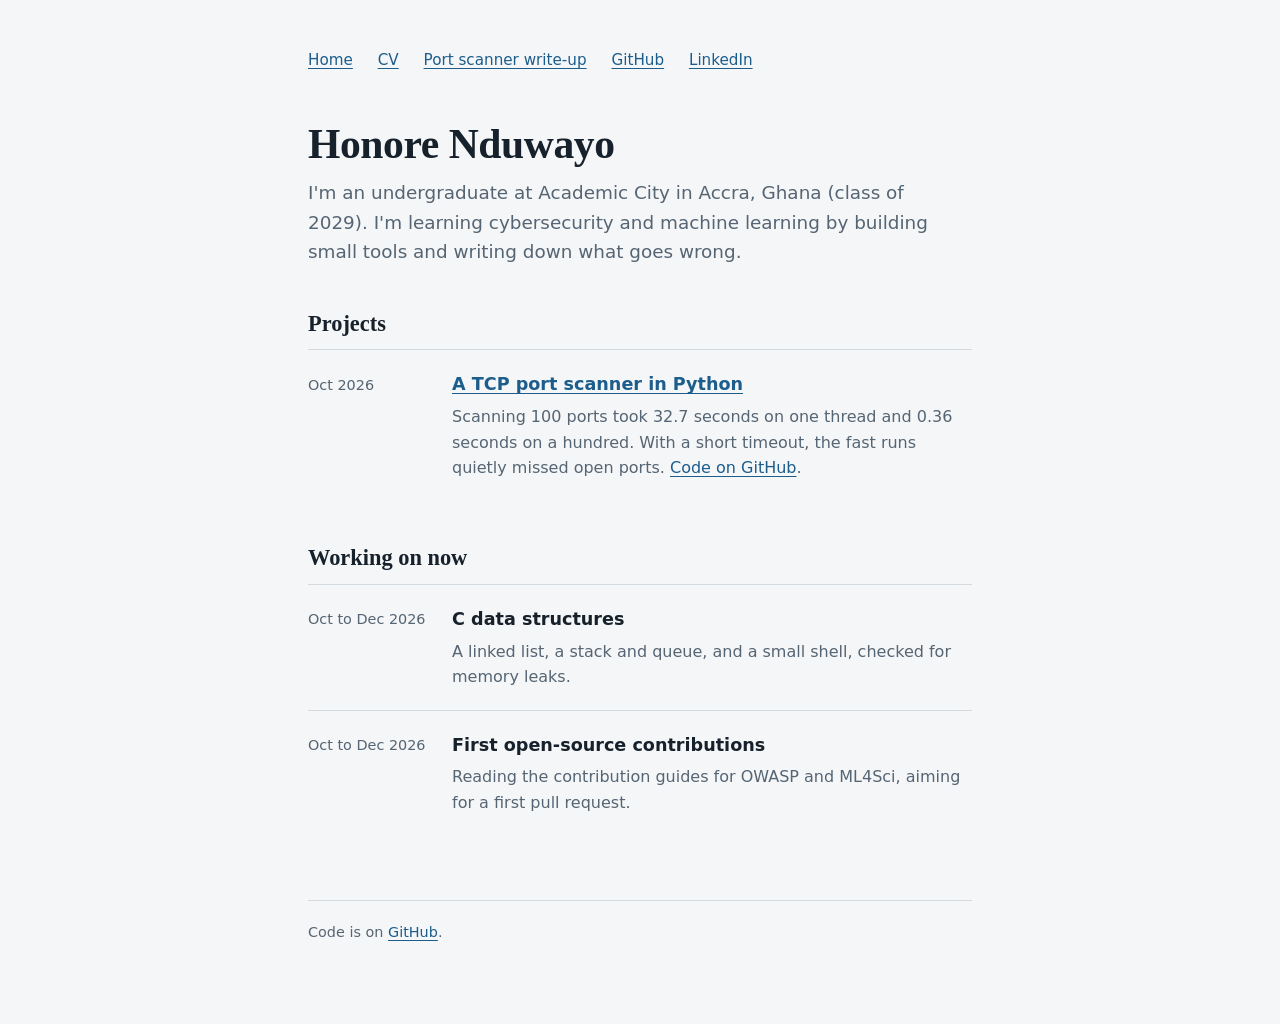
<file: index.html>
<!DOCTYPE html>
<html lang="en">
<head>
  <meta charset="utf-8">
  <meta name="viewport" content="width=device-width, initial-scale=1">
  <title>Honore Nduwayo</title>
  <meta name="description" content="Student in Accra learning cybersecurity and machine learning by building small tools and writing about them.">
  <link rel="stylesheet" href="style.css">
</head>
<body>
  <div class="wrap">
    <nav aria-label="Main">
      <a href="index.html">Home</a>
      <a href="cv.html">CV</a>
      <a href="port-scanner.html">Port scanner write-up</a>
      <a href="https://github.com/honore-nduwayo">GitHub</a>
            <a href="https://gh.linkedin.com/in/nduwayo-honor%C3%A9-25002522b">LinkedIn</a>
    </nav>

    <h1>Honore Nduwayo</h1>
    <p class="lede">I'm an undergraduate at Academic City in Accra, Ghana (class of 2029). I'm learning cybersecurity and machine learning by building small tools and writing down what goes wrong.</p>

    <h2>Projects</h2>
    <div class="entry">
      <time datetime="2026-10">Oct 2026</time>
      <div>
        <h3><a href="port-scanner.html">A TCP port scanner in Python</a></h3>
        <p>Scanning 100 ports took 32.7 seconds on one thread and 0.36 seconds on a hundred. With a short timeout, the fast runs quietly missed open ports. <a href="https://github.com/honore-nduwayo/port-scanner">Code on GitHub</a>.</p>
      </div>
    </div>

    <h2>Working on now</h2>
    <div class="entry">
      <time datetime="2026-10">Oct to Dec 2026</time>
      <div>
        <h3>C data structures</h3>
        <p>A linked list, a stack and queue, and a small shell, checked for memory leaks.</p>
      </div>
    </div>
    <div class="entry">
      <time datetime="2026-10">Oct to Dec 2026</time>
      <div>
        <h3>First open-source contributions</h3>
        <p>Reading the contribution guides for OWASP and ML4Sci, aiming for a first pull request.</p>
      </div>
    </div>

    <footer>
      <p>Code is on <a href="https://github.com/honore-nduwayo">GitHub</a>.</p>
    </footer>
  </div>
</body>
</html>
</file>
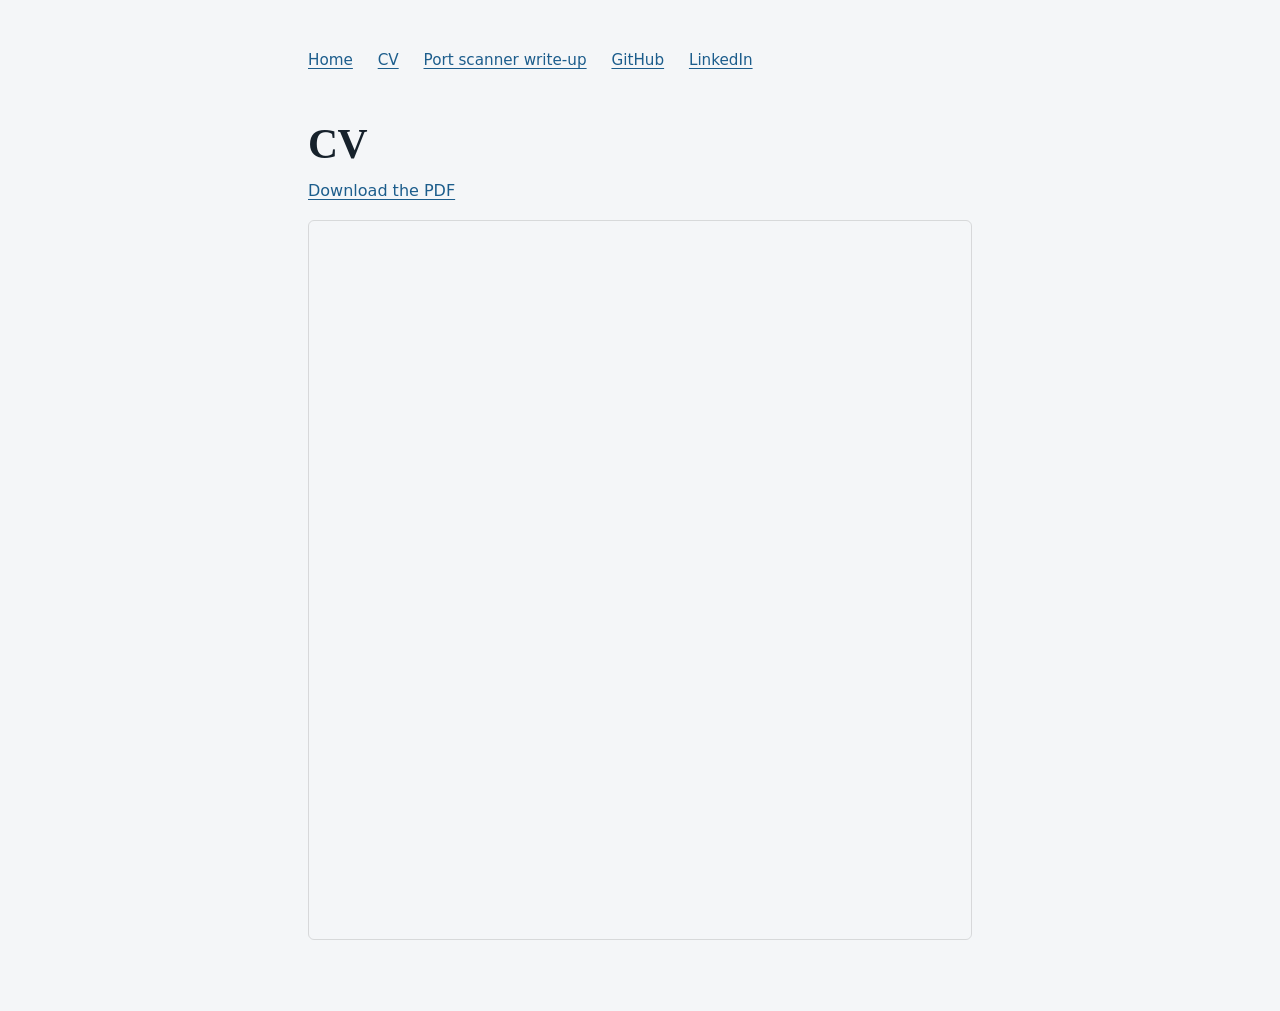
<file: cv.html>
<!DOCTYPE html>
<html lang="en">
<head>
  <meta charset="utf-8">
  <meta name="viewport" content="width=device-width, initial-scale=1">
  <title>CV | Honore Nduwayo</title>
  <meta name="description" content="CV of Honore Nduwayo, computer science student in Accra focused on cybersecurity.">
  <link rel="stylesheet" href="style.css">
  <style>
    .cv-frame{width:100%;height:80vh;border:1px solid #8884;border-radius:6px}
  </style>
</head>
<body>
  <div class="wrap">
    <nav aria-label="Main">
      <a href="index.html">Home</a>
      <a href="cv.html">CV</a>
      <a href="port-scanner.html">Port scanner write-up</a>
      <a href="https://github.com/honore-nduwayo">GitHub</a>
      <a href="https://gh.linkedin.com/in/nduwayo-honor%C3%A9-25002522b">LinkedIn</a>
    </nav>

    <h1>CV</h1>
    <p><a href="assets/Honore_Nduwayo_CV.pdf" download>Download the PDF</a></p>
    <iframe class="cv-frame" src="assets/Honore_Nduwayo_CV.pdf" title="CV of Honore Nduwayo">
      <p>Your browser can't show the PDF. <a href="assets/Honore_Nduwayo_CV.pdf">Open it here</a>.</p>
    </iframe>
  </div>
</body>
</html>
</file>
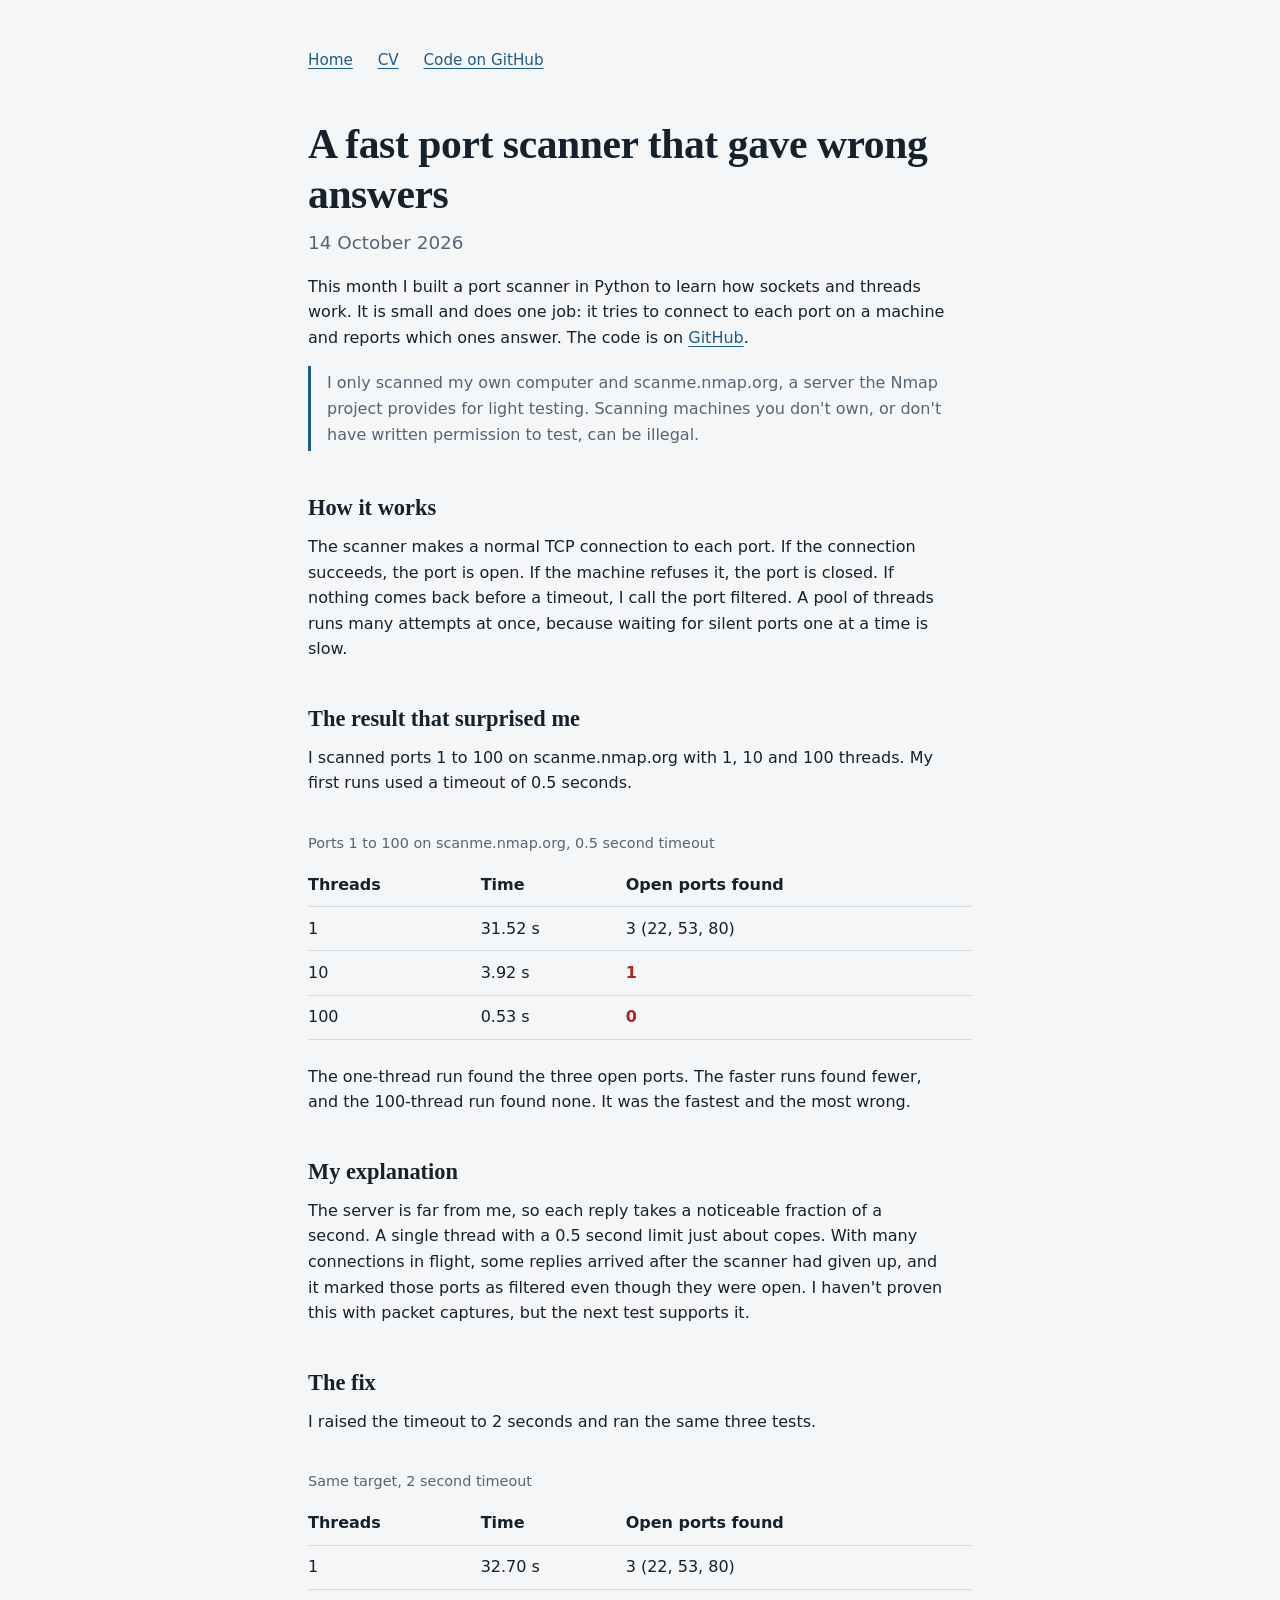
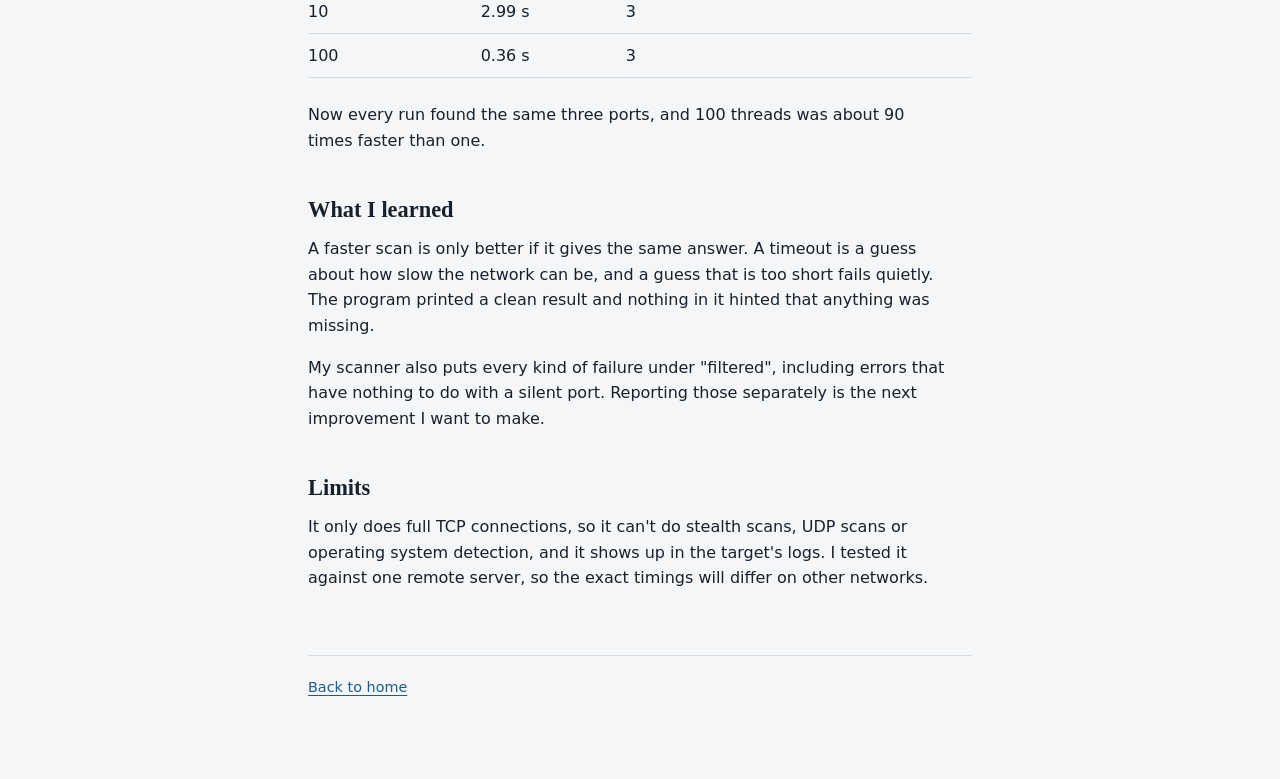
<file: port-scanner.html>
<!DOCTYPE html>
<html lang="en">
<head>
  <meta charset="utf-8">
  <meta name="viewport" content="width=device-width, initial-scale=1">
  <title>A fast port scanner that gave wrong answers | Honore Nduwayo</title>
  <meta name="description" content="I built a TCP port scanner in Python. With a short timeout, the faster runs found fewer open ports than the slow one.">
  <link rel="stylesheet" href="style.css">
</head>
<body>
  <div class="wrap">
    <nav aria-label="Main">
      <a href="index.html">Home</a>
      <a href="cv.html">CV</a>
      <a href="https://github.com/honore-nduwayo/port-scanner">Code on GitHub</a>
    </nav>

    <article>
      <h1>A fast port scanner that gave wrong answers</h1>
      <p class="lede">14 October 2026</p>

      <p>This month I built a port scanner in Python to learn how sockets and threads work. It is small and does one job: it tries to connect to each port on a machine and reports which ones answer. The code is on <a href="https://github.com/honore-nduwayo/port-scanner">GitHub</a>.</p>

      <p class="note">I only scanned my own computer and scanme.nmap.org, a server the Nmap project provides for light testing. Scanning machines you don't own, or don't have written permission to test, can be illegal.</p>

      <h2>How it works</h2>
      <p>The scanner makes a normal TCP connection to each port. If the connection succeeds, the port is open. If the machine refuses it, the port is closed. If nothing comes back before a timeout, I call the port filtered. A pool of threads runs many attempts at once, because waiting for silent ports one at a time is slow.</p>

      <h2>The result that surprised me</h2>
      <p>I scanned ports 1 to 100 on scanme.nmap.org with 1, 10 and 100 threads. My first runs used a timeout of 0.5 seconds.</p>

      <div class="table-scroll">
        <table class="result">
          <caption>Ports 1 to 100 on scanme.nmap.org, 0.5 second timeout</caption>
          <thead><tr><th>Threads</th><th>Time</th><th>Open ports found</th></tr></thead>
          <tbody>
            <tr><td>1</td><td>31.52 s</td><td>3 (22, 53, 80)</td></tr>
            <tr><td>10</td><td>3.92 s</td><td class="bad">1</td></tr>
            <tr><td>100</td><td>0.53 s</td><td class="bad">0</td></tr>
          </tbody>
        </table>
      </div>

      <p>The one-thread run found the three open ports. The faster runs found fewer, and the 100-thread run found none. It was the fastest and the most wrong.</p>

      <h2>My explanation</h2>
      <p>The server is far from me, so each reply takes a noticeable fraction of a second. A single thread with a 0.5 second limit just about copes. With many connections in flight, some replies arrived after the scanner had given up, and it marked those ports as filtered even though they were open. I haven't proven this with packet captures, but the next test supports it.</p>

      <h2>The fix</h2>
      <p>I raised the timeout to 2 seconds and ran the same three tests.</p>

      <div class="table-scroll">
        <table class="result">
          <caption>Same target, 2 second timeout</caption>
          <thead><tr><th>Threads</th><th>Time</th><th>Open ports found</th></tr></thead>
          <tbody>
            <tr><td>1</td><td>32.70 s</td><td>3 (22, 53, 80)</td></tr>
            <tr><td>10</td><td>2.99 s</td><td>3</td></tr>
            <tr><td>100</td><td>0.36 s</td><td>3</td></tr>
          </tbody>
        </table>
      </div>

      <p>Now every run found the same three ports, and 100 threads was about 90 times faster than one.</p>

      <h2>What I learned</h2>
      <p>A faster scan is only better if it gives the same answer. A timeout is a guess about how slow the network can be, and a guess that is too short fails quietly. The program printed a clean result and nothing in it hinted that anything was missing.</p>
      <p>My scanner also puts every kind of failure under "filtered", including errors that have nothing to do with a silent port. Reporting those separately is the next improvement I want to make.</p>

      <h2>Limits</h2>
      <p>It only does full TCP connections, so it can't do stealth scans, UDP scans or operating system detection, and it shows up in the target's logs. I tested it against one remote server, so the exact timings will differ on other networks.</p>
    </article>

    <footer>
      <p><a href="index.html">Back to home</a></p>
    </footer>
  </div>
</body>
</html>
</file>
<file: style.css>
:root {
  --bg: #f4f6f8;
  --ink: #16212b;
  --muted: #566573;
  --line: #d3dae0;
  --accent: #1c5d8c;
  --code-bg: #e7ecf0;
  color-scheme: light dark;
}
@media (prefers-color-scheme: dark) {
  :root {
    --bg: #11181f;
    --ink: #e6ecf1;
    --muted: #9aa8b5;
    --line: #2b3844;
    --accent: #7fb8e3;
    --code-bg: #1b252e;
  }
}
* { box-sizing: border-box; }
html { font-size: 100%; }
body {
  margin: 0;
  background: var(--bg);
  color: var(--ink);
  font-family: system-ui, -apple-system, "Segoe UI", Roboto, sans-serif;
  line-height: 1.6;
}
.wrap { max-width: 44rem; margin: 0 auto; padding: 3rem 1.25rem 4rem; }
h1, h2 {
  font-family: Charter, "Bitstream Charter", "Iowan Old Style", Georgia, serif;
  line-height: 1.2;
  font-weight: 700;
}
h1 { font-size: 2.6rem; margin: 0 0 .5rem; letter-spacing: -.01em; }
h2 { font-size: 1.4rem; margin: 2.75rem 0 .75rem; }
p { margin: 0 0 1rem; max-width: 40rem; }
a { color: var(--accent); text-underline-offset: 3px; }
a:focus-visible { outline: 3px solid var(--accent); outline-offset: 3px; border-radius: 2px; }
.lede { font-size: 1.15rem; color: var(--muted); }
nav { margin-bottom: 3rem; font-size: .95rem; }
nav a { margin-right: 1.25rem; }
.entry {
  display: grid;
  grid-template-columns: 7.5rem 1fr;
  gap: 0 1.5rem;
  padding: 1.25rem 0;
  border-top: 1px solid var(--line);
}
.entry time { color: var(--muted); font-size: .9rem; padding-top: .2rem; }
.entry h3 { margin: 0 0 .35rem; font-size: 1.1rem; }
.entry p { margin: 0; color: var(--muted); }
@media (max-width: 34rem) {
  .entry { grid-template-columns: 1fr; }
  h1 { font-size: 2.1rem; }
}
.result {
  width: 100%;
  border-collapse: collapse;
  margin: 1.25rem 0 1.5rem;
  font-variant-numeric: tabular-nums;
}
.result caption { text-align: left; color: var(--muted); font-size: .9rem; padding-bottom: .5rem; }
.result th, .result td { text-align: left; padding: .55rem .75rem .55rem 0; border-bottom: 1px solid var(--line); }
.result th { font-weight: 600; }
.result td.bad { color: #b3261e; font-weight: 600; }
@media (prefers-color-scheme: dark) { .result td.bad { color: #ff8a80; } }
.table-scroll { overflow-x: auto; }
code, pre { font-family: ui-monospace, "SF Mono", Menlo, Consolas, monospace; font-size: .9rem; }
code { background: var(--code-bg); padding: .1rem .35rem; border-radius: 3px; }
pre { background: var(--code-bg); padding: 1rem; border-radius: 4px; overflow-x: auto; margin: 0 0 1.25rem; }
pre code { background: none; padding: 0; }
.note { border-left: 3px solid var(--accent); padding: .25rem 0 .25rem 1rem; color: var(--muted); margin: 0 0 1.25rem; }
footer { margin-top: 4rem; padding-top: 1.25rem; border-top: 1px solid var(--line); color: var(--muted); font-size: .9rem; }
</file>
